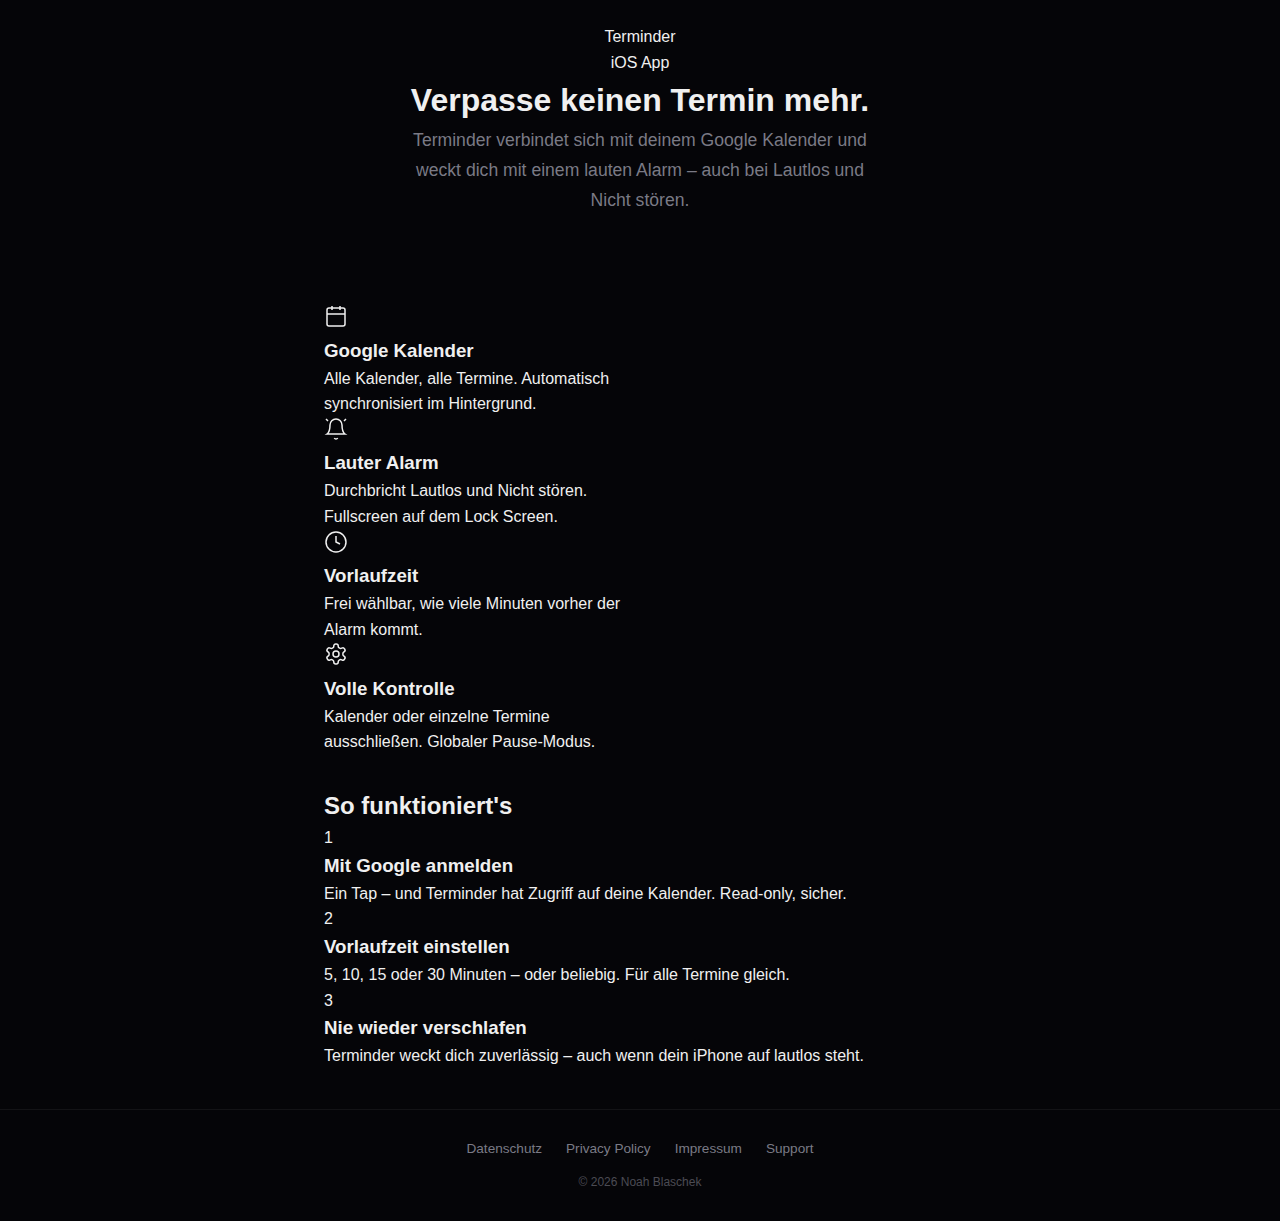
<file: index.html>
<!DOCTYPE html>
<html lang="de">
<head>
  <meta charset="UTF-8">
  <meta name="viewport" content="width=device-width, initial-scale=1.0">
  <title>Terminder – Verpasse keinen Termin mehr</title>
  <meta name="description" content="Terminder verbindet sich mit deinem Google Kalender und weckt dich mit einem lauten Alarm vor jedem Termin – auch bei Lautlos und Nicht stören.">
  <link rel="stylesheet" href="style.css">
</head>
<body>

<!-- Animated background -->
<div class="bg-grid"></div>
<div class="bg-glow bg-glow-1"></div>
<div class="bg-glow bg-glow-2"></div>

<main>
  <!-- Hero -->
  <section class="hero">
    <div class="container">
      <div class="hero-logo" aria-hidden="true">
        <span class="hero-logo-letter">T</span><span class="hero-logo-letter">e</span><span class="hero-logo-letter">r</span><span class="hero-logo-letter">m</span><span class="hero-logo-letter">i</span><span class="hero-logo-letter">n</span><span class="hero-logo-letter">d</span><span class="hero-logo-letter">e</span><span class="hero-logo-letter">r</span>
      </div>
      <div class="hero-badge">iOS App</div>
      <h1>
        <span class="hero-line">Verpasse keinen</span>
        <span class="hero-line hero-accent">Termin mehr.</span>
      </h1>
      <p class="hero-desc">Terminder verbindet sich mit deinem Google Kalender und weckt dich mit einem lauten Alarm – auch bei Lautlos und Nicht stören.</p>
      <!--
      <a href="https://apps.apple.com/app/terminder/idXXXXXXXXX" class="btn-appstore">
        <svg viewBox="0 0 24 24" width="20" height="20" fill="currentColor"><path d="M18.71 19.5c-.83 1.24-1.71 2.45-3.05 2.47-1.34.03-1.77-.79-3.29-.79-1.53 0-2 .77-3.27.82-1.31.05-2.3-1.32-3.14-2.53C4.25 17 2.94 12.45 4.7 9.39c.87-1.52 2.43-2.48 4.12-2.51 1.28-.02 2.5.87 3.29.87.78 0 2.26-1.07 3.8-.91.65.03 2.47.26 3.64 1.98-.09.06-2.17 1.28-2.15 3.81.03 3.02 2.65 4.03 2.68 4.04-.03.07-.42 1.44-1.38 2.83M13 3.5c.73-.83 1.94-1.46 2.94-1.5.13 1.17-.34 2.35-1.04 3.19-.69.85-1.83 1.51-2.95 1.42-.15-1.15.41-2.35 1.05-3.11z"/></svg>
        App Store
      </a>
      -->
    </div>
  </section>

  <!-- Features -->
  <section class="features">
    <div class="container">
      <div class="features-grid">
        <div class="feature-card" data-animate>
          <div class="feature-icon">
            <svg viewBox="0 0 24 24" width="24" height="24" fill="none" stroke="currentColor" stroke-width="1.5"><rect x="3" y="4" width="18" height="18" rx="2"/><path d="M16 2v4M8 2v4M3 10h18M8 14h.01M12 14h.01M16 14h.01M8 18h.01M12 18h.01"/></svg>
          </div>
          <h3>Google Kalender</h3>
          <p>Alle Kalender, alle Termine. Automatisch synchronisiert im Hintergrund.</p>
        </div>
        <div class="feature-card" data-animate>
          <div class="feature-icon feature-icon--alarm">
            <svg viewBox="0 0 24 24" width="24" height="24" fill="none" stroke="currentColor" stroke-width="1.5"><path d="M6 8a6 6 0 0 1 12 0c0 7 3 9 3 9H3s3-2 3-9"/><path d="M10.3 21a1.94 1.94 0 0 0 3.4 0"/><path d="M2 2l2 2M22 2l-2 2"/></svg>
          </div>
          <h3>Lauter Alarm</h3>
          <p>Durchbricht Lautlos und Nicht stören. Fullscreen auf dem Lock Screen.</p>
        </div>
        <div class="feature-card" data-animate>
          <div class="feature-icon feature-icon--time">
            <svg viewBox="0 0 24 24" width="24" height="24" fill="none" stroke="currentColor" stroke-width="1.5"><circle cx="12" cy="12" r="10"/><path d="M12 6v6l4 2"/></svg>
          </div>
          <h3>Vorlaufzeit</h3>
          <p>Frei wählbar, wie viele Minuten vorher der Alarm kommt.</p>
        </div>
        <div class="feature-card" data-animate>
          <div class="feature-icon feature-icon--control">
            <svg viewBox="0 0 24 24" width="24" height="24" fill="none" stroke="currentColor" stroke-width="1.5"><path d="M12.22 2h-.44a2 2 0 0 0-2 2v.18a2 2 0 0 1-1 1.73l-.43.25a2 2 0 0 1-2 0l-.15-.08a2 2 0 0 0-2.73.73l-.22.38a2 2 0 0 0 .73 2.73l.15.1a2 2 0 0 1 1 1.72v.51a2 2 0 0 1-1 1.74l-.15.09a2 2 0 0 0-.73 2.73l.22.38a2 2 0 0 0 2.73.73l.15-.08a2 2 0 0 1 2 0l.43.25a2 2 0 0 1 1 1.73V20a2 2 0 0 0 2 2h.44a2 2 0 0 0 2-2v-.18a2 2 0 0 1 1-1.73l.43-.25a2 2 0 0 1 2 0l.15.08a2 2 0 0 0 2.73-.73l.22-.39a2 2 0 0 0-.73-2.73l-.15-.08a2 2 0 0 1-1-1.74v-.5a2 2 0 0 1 1-1.74l.15-.09a2 2 0 0 0 .73-2.73l-.22-.38a2 2 0 0 0-2.73-.73l-.15.08a2 2 0 0 1-2 0l-.43-.25a2 2 0 0 1-1-1.73V4a2 2 0 0 0-2-2z"/><circle cx="12" cy="12" r="3"/></svg>
          </div>
          <h3>Volle Kontrolle</h3>
          <p>Kalender oder einzelne Termine ausschließen. Globaler Pause-Modus.</p>
        </div>
      </div>
    </div>
  </section>

  <!-- How it works -->
  <section class="steps">
    <div class="container">
      <h2 class="section-title" data-animate>So funktioniert's</h2>
      <div class="steps-list">
        <div class="step" data-animate>
          <div class="step-num">1</div>
          <div class="step-text">
            <h3>Mit Google anmelden</h3>
            <p>Ein Tap – und Terminder hat Zugriff auf deine Kalender. Read-only, sicher.</p>
          </div>
        </div>
        <div class="step" data-animate>
          <div class="step-num">2</div>
          <div class="step-text">
            <h3>Vorlaufzeit einstellen</h3>
            <p>5, 10, 15 oder 30 Minuten – oder beliebig. Für alle Termine gleich.</p>
          </div>
        </div>
        <div class="step" data-animate>
          <div class="step-num">3</div>
          <div class="step-text">
            <h3>Nie wieder verschlafen</h3>
            <p>Terminder weckt dich zuverlässig – auch wenn dein iPhone auf lautlos steht.</p>
          </div>
        </div>
      </div>
    </div>
  </section>
</main>

<footer>
  <div class="container">
    <nav>
      <a href="privacy.html">Datenschutz</a>
      <a href="privacy-en.html">Privacy Policy</a>
      <a href="impressum.html">Impressum</a>
      <a href="mailto:terminder-support@blaschek-it.de">Support</a>
    </nav>
    <p class="copyright">&copy; 2026 Noah Blaschek</p>
  </div>
</footer>

<script>
// Scroll-triggered animations
const observer = new IntersectionObserver((entries) => {
  entries.forEach(entry => {
    if (entry.isIntersecting) {
      entry.target.classList.add('visible');
    }
  });
}, { threshold: 0.15, rootMargin: '0px 0px -40px 0px' });

document.querySelectorAll('[data-animate]').forEach(el => observer.observe(el));

// Parallax glow on mouse move
document.addEventListener('mousemove', (e) => {
  const x = e.clientX / window.innerWidth;
  const y = e.clientY / window.innerHeight;
  document.querySelector('.bg-glow-1').style.transform =
    `translate(${x * 40 - 20}px, ${y * 40 - 20}px)`;
  document.querySelector('.bg-glow-2').style.transform =
    `translate(${x * -30 + 15}px, ${y * -30 + 15}px)`;
});
</script>

</body>
</html>
</file>
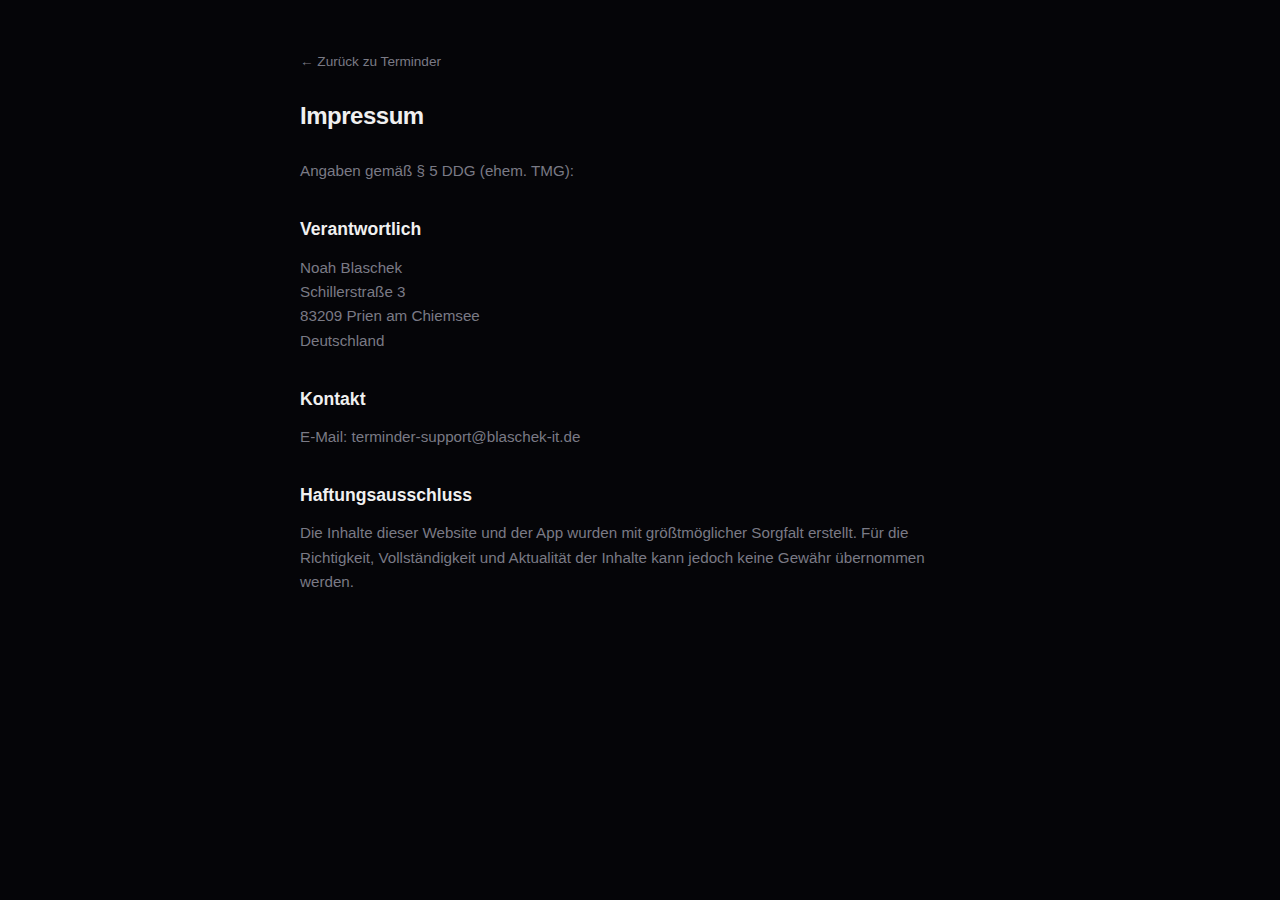
<file: impressum.html>
<!DOCTYPE html>
<html lang="de">
<head>
  <meta charset="UTF-8">
  <meta name="viewport" content="width=device-width, initial-scale=1.0">
  <title>Impressum – Terminder</title>
  <link rel="stylesheet" href="style.css">
</head>
<body>

<div class="container legal">
  <a href="index.html" class="back-link">&larr; Zurück zu Terminder</a>

  <h1>Impressum</h1>
  <p>Angaben gemäß § 5 DDG (ehem. TMG):</p>

  <h2>Verantwortlich</h2>
  <p>
    Noah Blaschek<br>
    Schillerstraße 3<br>
    83209 Prien am Chiemsee<br>
    Deutschland
  </p>

  <h2>Kontakt</h2>
  <p>
    E-Mail: terminder-support@blaschek-it.de
  </p>

  <h2>Haftungsausschluss</h2>
  <p>Die Inhalte dieser Website und der App wurden mit größtmöglicher Sorgfalt erstellt. Für die Richtigkeit, Vollständigkeit und Aktualität der Inhalte kann jedoch keine Gewähr übernommen werden.</p>
</div>

</body>
</html>
</file>
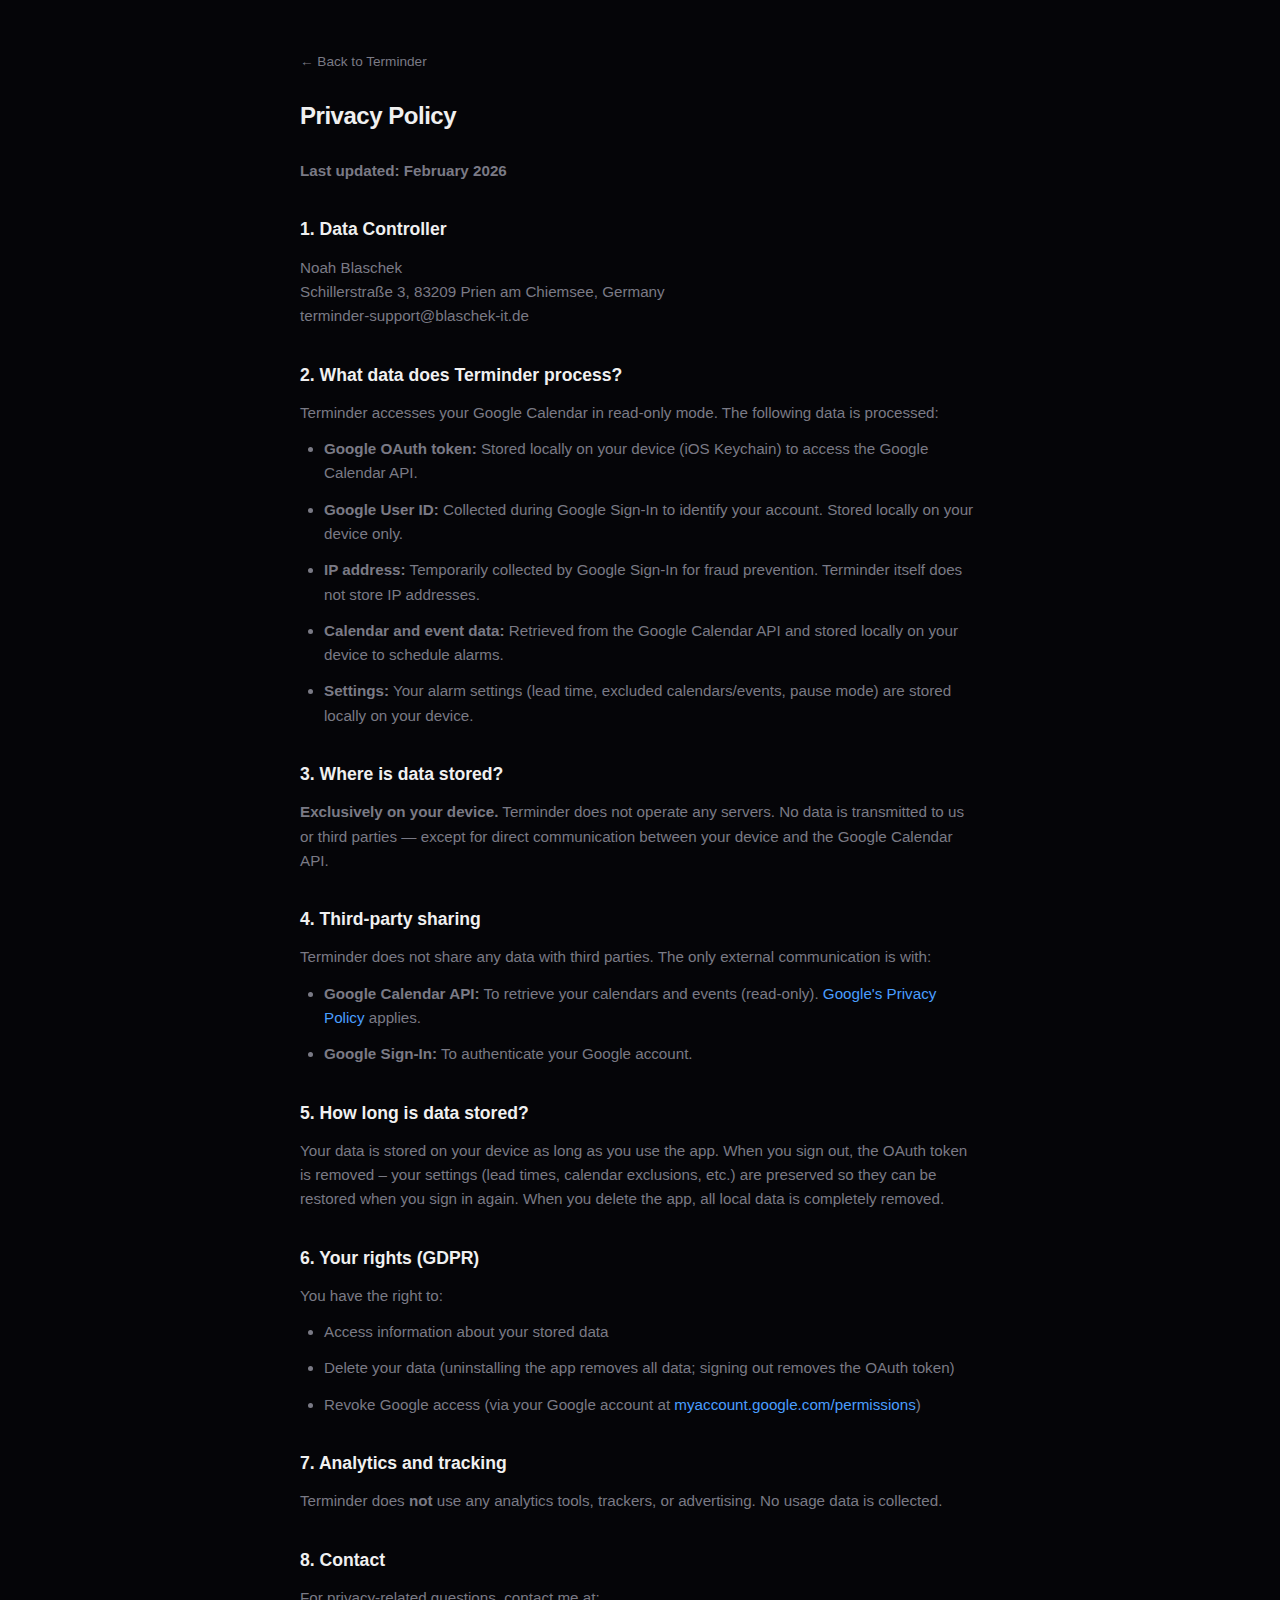
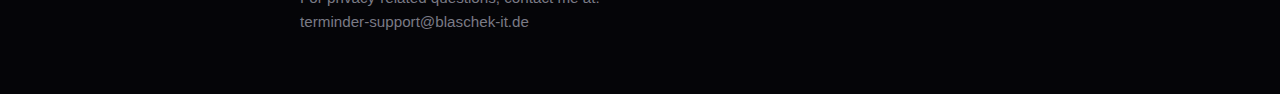
<file: privacy-en.html>
<!DOCTYPE html>
<html lang="en">
<head>
  <meta charset="UTF-8">
  <meta name="viewport" content="width=device-width, initial-scale=1.0">
  <title>Privacy Policy – Terminder</title>
  <link rel="stylesheet" href="style.css">
</head>
<body>

<div class="container legal">
  <a href="index.html" class="back-link">&larr; Back to Terminder</a>

  <h1>Privacy Policy</h1>
  <p><strong>Last updated: February 2026</strong></p>

  <h2>1. Data Controller</h2>
  <p>
    Noah Blaschek<br>
    Schillerstraße 3, 83209 Prien am Chiemsee, Germany<br>
    terminder-support@blaschek-it.de
  </p>

  <h2>2. What data does Terminder process?</h2>
  <p>Terminder accesses your Google Calendar in read-only mode. The following data is processed:</p>
  <ul>
    <li><strong>Google OAuth token:</strong> Stored locally on your device (iOS Keychain) to access the Google Calendar API.</li>
    <li><strong>Google User ID:</strong> Collected during Google Sign-In to identify your account. Stored locally on your device only.</li>
    <li><strong>IP address:</strong> Temporarily collected by Google Sign-In for fraud prevention. Terminder itself does not store IP addresses.</li>
    <li><strong>Calendar and event data:</strong> Retrieved from the Google Calendar API and stored locally on your device to schedule alarms.</li>
    <li><strong>Settings:</strong> Your alarm settings (lead time, excluded calendars/events, pause mode) are stored locally on your device.</li>
  </ul>

  <h2>3. Where is data stored?</h2>
  <p><strong>Exclusively on your device.</strong> Terminder does not operate any servers. No data is transmitted to us or third parties — except for direct communication between your device and the Google Calendar API.</p>

  <h2>4. Third-party sharing</h2>
  <p>Terminder does not share any data with third parties. The only external communication is with:</p>
  <ul>
    <li><strong>Google Calendar API:</strong> To retrieve your calendars and events (read-only). <a href="https://policies.google.com/privacy" target="_blank">Google's Privacy Policy</a> applies.</li>
    <li><strong>Google Sign-In:</strong> To authenticate your Google account.</li>
  </ul>

  <h2>5. How long is data stored?</h2>
  <p>Your data is stored on your device as long as you use the app. When you sign out, the OAuth token is removed – your settings (lead times, calendar exclusions, etc.) are preserved so they can be restored when you sign in again. When you delete the app, all local data is completely removed.</p>

  <h2>6. Your rights (GDPR)</h2>
  <p>You have the right to:</p>
  <ul>
    <li>Access information about your stored data</li>
    <li>Delete your data (uninstalling the app removes all data; signing out removes the OAuth token)</li>
    <li>Revoke Google access (via your Google account at <a href="https://myaccount.google.com/permissions" target="_blank">myaccount.google.com/permissions</a>)</li>
  </ul>

  <h2>7. Analytics and tracking</h2>
  <p>Terminder does <strong>not</strong> use any analytics tools, trackers, or advertising. No usage data is collected.</p>

  <h2>8. Contact</h2>
  <p>For privacy-related questions, contact me at:<br>
    terminder-support@blaschek-it.de
  </p>
</div>

</body>
</html>
</file>
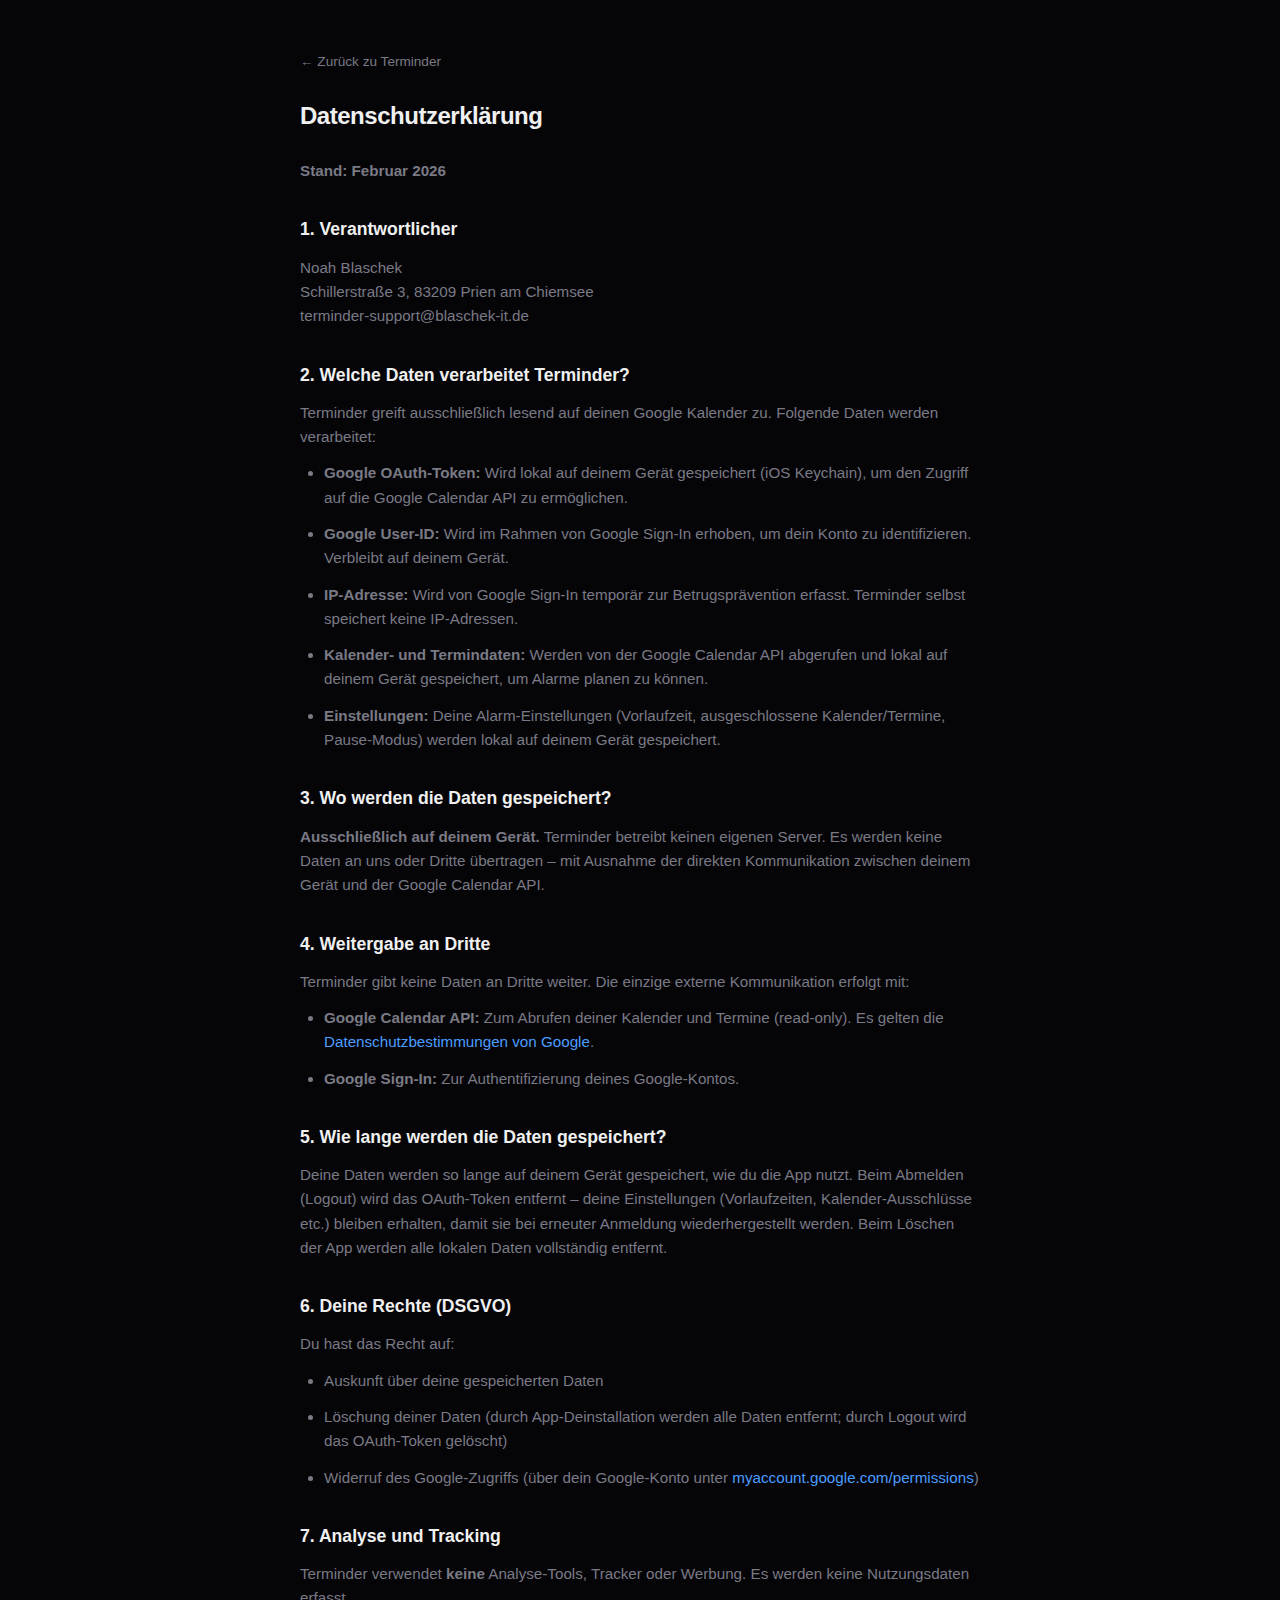
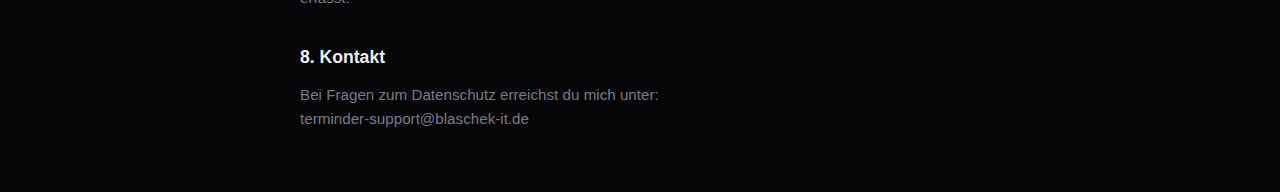
<file: privacy.html>
<!DOCTYPE html>
<html lang="de">
<head>
  <meta charset="UTF-8">
  <meta name="viewport" content="width=device-width, initial-scale=1.0">
  <title>Datenschutzerklärung – Terminder</title>
  <link rel="stylesheet" href="style.css">
</head>
<body>

<div class="container legal">
  <a href="index.html" class="back-link">&larr; Zurück zu Terminder</a>

  <h1>Datenschutzerklärung</h1>
  <p><strong>Stand: Februar 2026</strong></p>

  <h2>1. Verantwortlicher</h2>
  <p>
    Noah Blaschek<br>
    Schillerstraße 3, 83209 Prien am Chiemsee<br>
    terminder-support@blaschek-it.de
  </p>

  <h2>2. Welche Daten verarbeitet Terminder?</h2>
  <p>Terminder greift ausschließlich lesend auf deinen Google Kalender zu. Folgende Daten werden verarbeitet:</p>
  <ul>
    <li><strong>Google OAuth-Token:</strong> Wird lokal auf deinem Gerät gespeichert (iOS Keychain), um den Zugriff auf die Google Calendar API zu ermöglichen.</li>
    <li><strong>Google User-ID:</strong> Wird im Rahmen von Google Sign-In erhoben, um dein Konto zu identifizieren. Verbleibt auf deinem Gerät.</li>
    <li><strong>IP-Adresse:</strong> Wird von Google Sign-In temporär zur Betrugsprävention erfasst. Terminder selbst speichert keine IP-Adressen.</li>
    <li><strong>Kalender- und Termindaten:</strong> Werden von der Google Calendar API abgerufen und lokal auf deinem Gerät gespeichert, um Alarme planen zu können.</li>
    <li><strong>Einstellungen:</strong> Deine Alarm-Einstellungen (Vorlaufzeit, ausgeschlossene Kalender/Termine, Pause-Modus) werden lokal auf deinem Gerät gespeichert.</li>
  </ul>

  <h2>3. Wo werden die Daten gespeichert?</h2>
  <p><strong>Ausschließlich auf deinem Gerät.</strong> Terminder betreibt keinen eigenen Server. Es werden keine Daten an uns oder Dritte übertragen – mit Ausnahme der direkten Kommunikation zwischen deinem Gerät und der Google Calendar API.</p>

  <h2>4. Weitergabe an Dritte</h2>
  <p>Terminder gibt keine Daten an Dritte weiter. Die einzige externe Kommunikation erfolgt mit:</p>
  <ul>
    <li><strong>Google Calendar API:</strong> Zum Abrufen deiner Kalender und Termine (read-only). Es gelten die <a href="https://policies.google.com/privacy" target="_blank">Datenschutzbestimmungen von Google</a>.</li>
    <li><strong>Google Sign-In:</strong> Zur Authentifizierung deines Google-Kontos.</li>
  </ul>

  <h2>5. Wie lange werden die Daten gespeichert?</h2>
  <p>Deine Daten werden so lange auf deinem Gerät gespeichert, wie du die App nutzt. Beim Abmelden (Logout) wird das OAuth-Token entfernt – deine Einstellungen (Vorlaufzeiten, Kalender-Ausschlüsse etc.) bleiben erhalten, damit sie bei erneuter Anmeldung wiederhergestellt werden. Beim Löschen der App werden alle lokalen Daten vollständig entfernt.</p>

  <h2>6. Deine Rechte (DSGVO)</h2>
  <p>Du hast das Recht auf:</p>
  <ul>
    <li>Auskunft über deine gespeicherten Daten</li>
    <li>Löschung deiner Daten (durch App-Deinstallation werden alle Daten entfernt; durch Logout wird das OAuth-Token gelöscht)</li>
    <li>Widerruf des Google-Zugriffs (über dein Google-Konto unter <a href="https://myaccount.google.com/permissions" target="_blank">myaccount.google.com/permissions</a>)</li>
  </ul>

  <h2>7. Analyse und Tracking</h2>
  <p>Terminder verwendet <strong>keine</strong> Analyse-Tools, Tracker oder Werbung. Es werden keine Nutzungsdaten erfasst.</p>

  <h2>8. Kontakt</h2>
  <p>Bei Fragen zum Datenschutz erreichst du mich unter:<br>
    terminder-support@blaschek-it.de
  </p>
</div>

</body>
</html>
</file>
<file: style.css>
:root {
  --color-bg: #050508;
  --color-surface: rgba(255, 255, 255, 0.04);
  --color-surface-hover: rgba(255, 255, 255, 0.07);
  --color-primary: #4a9eff;
  --color-primary-glow: rgba(74, 158, 255, 0.15);
  --color-accent: #a78bfa;
  --color-text: #f0f0f0;
  --color-text-muted: #7a7a85;
  --color-border: rgba(255, 255, 255, 0.06);
  --max-width: 680px;
}

* { margin: 0; padding: 0; box-sizing: border-box; }

body {
  font-family: -apple-system, BlinkMacSystemFont, 'SF Pro Text', 'Helvetica Neue', sans-serif;
  background: var(--color-bg);
  color: var(--color-text);
  line-height: 1.6;
  -webkit-font-smoothing: antialiased;
  overflow-x: hidden;
}

.container {
  max-width: var(--max-width);
  margin: 0 auto;
  padding: 0 24px;
}

/* Animations */
@keyframes fadeUp {
  from { opacity: 0; transform: translateY(24px); }
  to { opacity: 1; transform: translateY(0); }
}

@keyframes glow {
  0%, 100% { opacity: 0.4; }
  50% { opacity: 0.8; }
}

@keyframes pulse {
  0%, 100% { transform: scale(1); }
  50% { transform: scale(1.05); }
}

/* Header */
header {
  padding: 64px 0 16px;
  text-align: center;
  animation: fadeUp 0.8s ease-out;
}

header .app-icon {
  width: 72px;
  height: 72px;
  border-radius: 16px;
  margin-bottom: 16px;
  box-shadow: 0 8px 32px rgba(74, 158, 255, 0.2);
}

header h1 {
  font-size: 2.4rem;
  font-weight: 800;
  letter-spacing: -0.03em;
  background: linear-gradient(135deg, #fff 0%, #a78bfa 50%, #4a9eff 100%);
  -webkit-background-clip: text;
  -webkit-text-fill-color: transparent;
  background-clip: text;
}

header .tagline {
  color: var(--color-text-muted);
  font-size: 1.05rem;
  margin-top: 8px;
  font-weight: 400;
}

/* Hero */
.hero {
  text-align: center;
  padding: 24px 0 40px;
  animation: fadeUp 0.8s ease-out 0.15s both;
}

.hero p {
  font-size: 1.1rem;
  color: var(--color-text-muted);
  max-width: 480px;
  margin: 0 auto 32px;
  line-height: 1.7;
}

.app-store-badge {
  display: inline-block;
  transition: transform 0.2s ease;
}

.app-store-badge:hover {
  transform: scale(1.05);
}

.app-store-badge img {
  height: 54px;
}

/* Features */
.features {
  padding: 16px 0 32px;
}

.features .container {
  display: grid;
  grid-template-columns: 1fr 1fr;
  gap: 12px;
}

.feature {
  background: var(--color-surface);
  border: 1px solid var(--color-border);
  border-radius: 14px;
  padding: 20px;
  transition: all 0.3s cubic-bezier(0.4, 0, 0.2, 1);
  animation: fadeUp 0.6s ease-out both;
  position: relative;
  overflow: hidden;
}

.feature:nth-child(1) { animation-delay: 0.3s; }
.feature:nth-child(2) { animation-delay: 0.4s; }
.feature:nth-child(3) { animation-delay: 0.5s; }
.feature:nth-child(4) { animation-delay: 0.6s; }

.feature::before {
  content: '';
  position: absolute;
  top: 0;
  left: 0;
  right: 0;
  height: 1px;
  background: linear-gradient(90deg, transparent, var(--color-primary-glow), transparent);
  opacity: 0;
  transition: opacity 0.3s ease;
}

.feature:hover {
  background: var(--color-surface-hover);
  border-color: rgba(74, 158, 255, 0.15);
  transform: translateY(-2px);
}

.feature:hover::before {
  opacity: 1;
}

.feature .icon {
  font-size: 1.4rem;
  margin-bottom: 10px;
  display: block;
}

.feature h3 {
  font-size: 0.92rem;
  font-weight: 600;
  margin-bottom: 4px;
  letter-spacing: -0.01em;
}

.feature p {
  font-size: 0.82rem;
  color: var(--color-text-muted);
  line-height: 1.5;
}

/* Divider */
.divider {
  width: 48px;
  height: 1px;
  background: linear-gradient(90deg, transparent, var(--color-primary), transparent);
  margin: 40px auto;
  animation: glow 3s ease-in-out infinite;
}

/* Footer */
footer {
  border-top: 1px solid var(--color-border);
  padding: 28px 0;
  margin-top: 40px;
  text-align: center;
  animation: fadeUp 0.6s ease-out 0.7s both;
}

footer nav {
  display: flex;
  justify-content: center;
  gap: 24px;
  flex-wrap: wrap;
}

footer a {
  color: var(--color-text-muted);
  text-decoration: none;
  font-size: 0.85rem;
  transition: color 0.2s ease;
}

footer a:hover {
  color: var(--color-primary);
}

footer .copyright {
  color: var(--color-text-muted);
  font-size: 0.75rem;
  margin-top: 14px;
  opacity: 0.6;
}

/* Legal pages */
.legal {
  padding: 48px 0;
  animation: fadeUp 0.6s ease-out;
}

.legal h1 {
  font-size: 1.5rem;
  font-weight: 700;
  margin-bottom: 24px;
  letter-spacing: -0.02em;
}

.legal h2 {
  font-size: 1.1rem;
  font-weight: 600;
  margin-top: 32px;
  margin-bottom: 12px;
}

.legal p, .legal li {
  color: var(--color-text-muted);
  margin-bottom: 12px;
  font-size: 0.95rem;
}

.legal ul {
  padding-left: 24px;
}

.legal a {
  color: var(--color-primary);
  text-decoration: none;
  transition: opacity 0.2s ease;
}

.legal a:hover {
  opacity: 0.8;
}

.legal .back-link {
  display: inline-block;
  margin-bottom: 24px;
  color: var(--color-text-muted);
  text-decoration: none;
  font-size: 0.85rem;
  transition: color 0.2s ease;
}

.legal .back-link:hover {
  color: var(--color-primary);
}

/* Responsive */
@media (max-width: 600px) {
  header { padding: 40px 0 12px; }
  header h1 { font-size: 1.8rem; }
  .hero { padding: 20px 0 32px; }
  .hero p { font-size: 1rem; }
  .features .container { grid-template-columns: 1fr; }
  .feature { padding: 16px; }
  footer nav { gap: 16px; }
}
</file>
